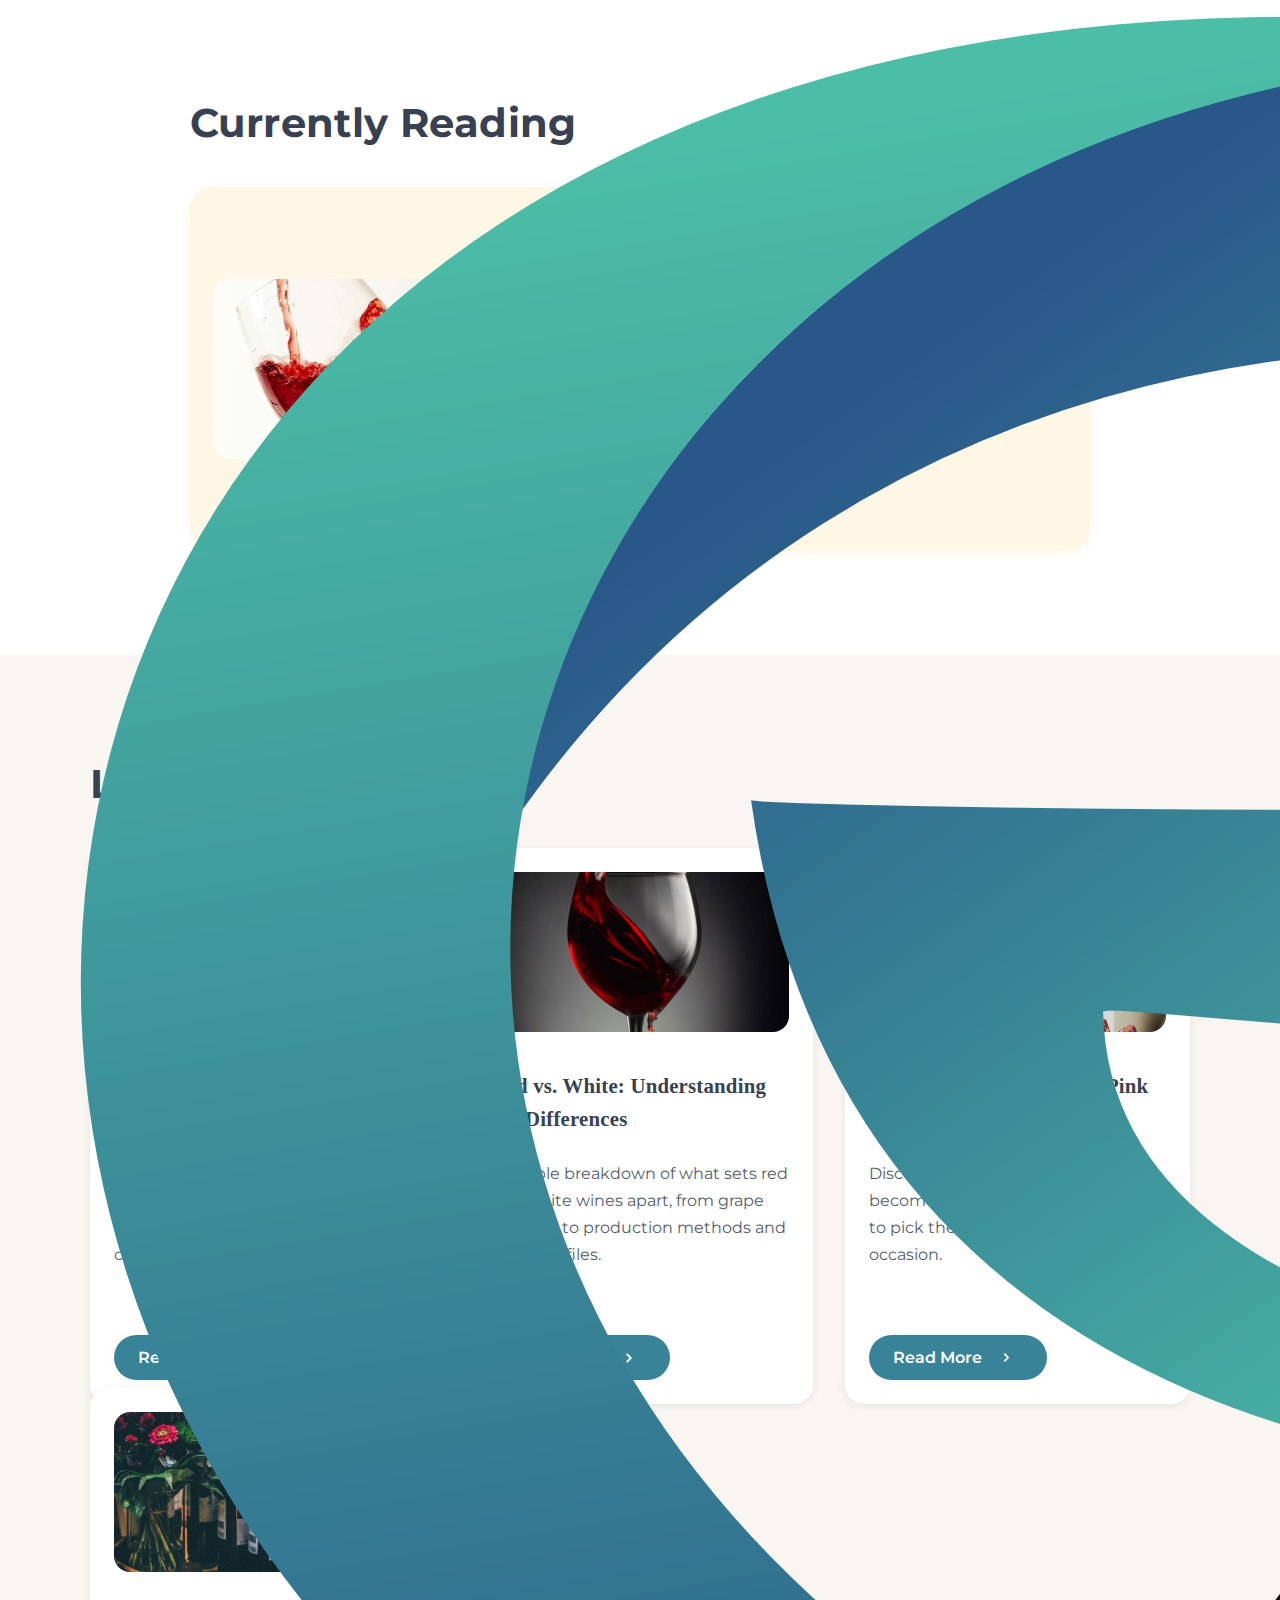
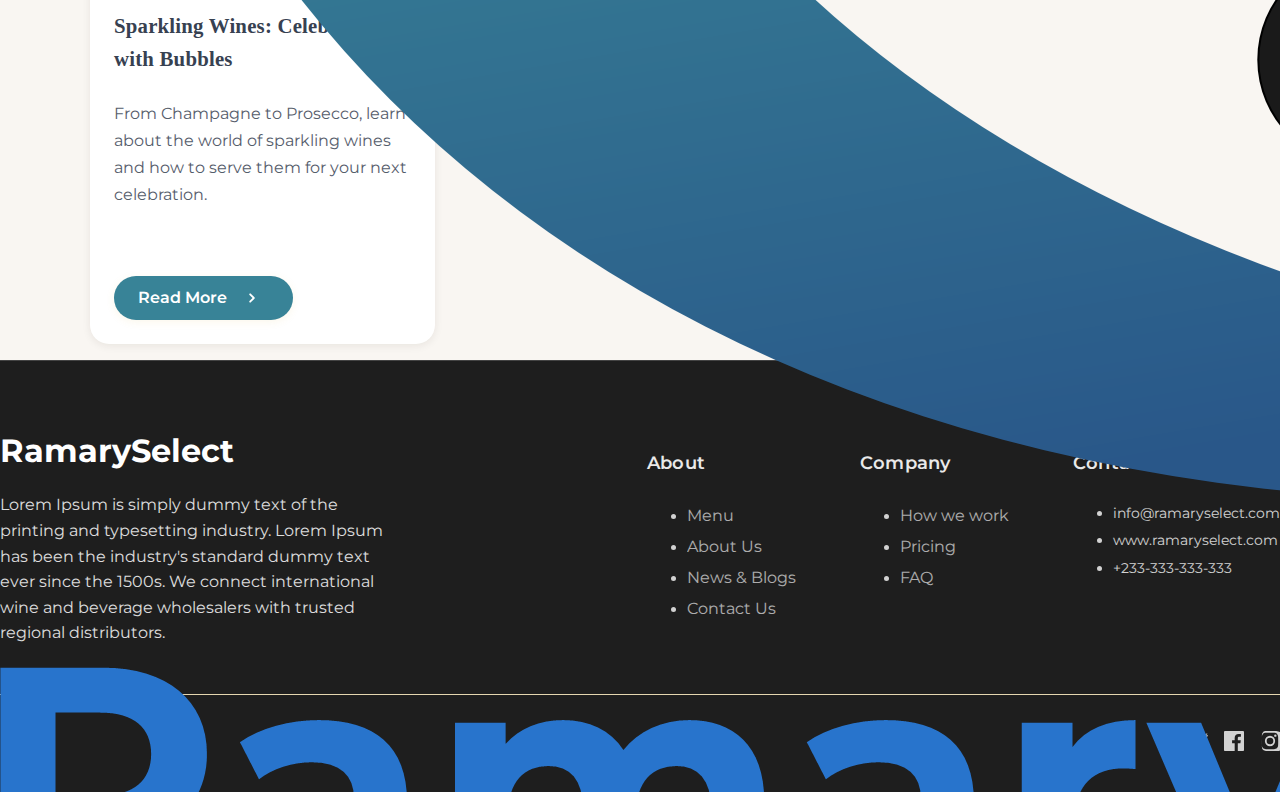
<file: blog.html>
<!DOCTYPE html>
<html lang="en">
<head>
  <meta charset="UTF-8" />
  <meta name="viewport" content="width=device-width, initial-scale=1.0"/>
  <title>Blog - RamarySelect</title>
  <link rel="stylesheet" href="css/style.css">
</head>
<body>
  <!-- Header -->
  <header class="header">
    <div class="header__container">
      <div class="header__logo-wrap">
        <a href="index.html" class="header__logo">
          <img src="images/logo2.png" alt="RamarySelect" />
        </a>
      </div>
      <nav class="header__nav-center">
        <a href="index.html" class="header__nav-link">Home</a>
        <a href="about.html" class="header__nav-link">About</a>
        <a href="contact.html" class="header__nav-link">Contact</a>
        <a href="blog.html" class="header__nav-link active">Blog</a>
        <a href="collections.html" class="header__nav-link">Collections</a>
      </nav>
      <div class="header__auth">
        <a href="#" class="header__nav-link">Sign In</a>
        <a href="#" class="btn btn-primary">Sign Up</a>
      </div>
    </div>
  </header>

  <main>
    <!-- Featured Blog (Currently Reading) -->
    <section class="section" style="background:#fff;">
      <div class="container" style="max-width: 900px;">
        <h1 class="section-title" style="text-align:left;">Currently Reading</h1>
        <div class="featured-blog-card" style="display:flex;gap:2rem;align-items:center;background:#FFF7E6;border-radius:1.5rem;box-shadow:0 2px 12px rgba(212,175,55,0.10);padding:2rem 1.5rem;margin-bottom:2.5rem;">
          <img src="images/wine1.jpg" alt="Featured Blog" style="width:220px;height:180px;object-fit:cover;border-radius:1rem;">
          <div style="flex:1;">
            <h2 style="font-family:'Playfair Display',serif;font-size:2rem;color:var(--primary-color);margin-bottom:0.5rem;">The Art of Wine Tasting: A Beginner's Guide</h2>
            <p style="font-size:1.1rem;opacity:0.85;margin-bottom:1.2rem;">Discover the essential steps and tips for tasting wine like a pro. From observing color to savoring aromas and flavors, this guide will elevate your wine experience.</p>
            <a href="#" class="btn btn-secondary">Continue Reading</a>
          </div>
        </div>
      </div>
    </section>

    <!-- Blog Grid -->
    <section class="section" style="background:#f9f6f2;">
      <div class="container" style="max-width: 1100px;">
        <h2 class="section-title" style="text-align:left;">Latest Blog Posts</h2>
        <div class="blog-grid" style="display:grid;grid-template-columns:repeat(auto-fit,minmax(300px,1fr));gap:2rem;">
          <!-- Blog Card 1 -->
          <div class="blog-card" style="background:#fff;border-radius:1.2rem;box-shadow:0 2px 8px rgba(34,24,10,0.08);padding:1.5rem;display:flex;flex-direction:column;">
            <img src="images/wine3.jpg" alt="Blog 1" style="width:100%;height:160px;object-fit:cover;border-radius:1rem;margin-bottom:1rem;">
            <h3 style="font-family:'Playfair Display',serif;font-size:1.3rem;color:var(--primary-color);margin-bottom:0.5rem;">Pairing Wine with Food: Classic Combinations</h3>
            <p style="font-size:1rem;opacity:0.85;margin-bottom:1.2rem;">Explore timeless wine and food pairings that bring out the best in both. Learn which wines complement your favorite dishes.</p>
            <a href="#" class="btn btn-secondary" style="margin-top:auto;">Read More</a>
          </div>
          <!-- Blog Card 2 -->
          <div class="blog-card" style="background:#fff;border-radius:1.2rem;box-shadow:0 2px 8px rgba(34,24,10,0.08);padding:1.5rem;display:flex;flex-direction:column;">
            <img src="images/wine4.jpg" alt="Blog 2" style="width:100%;height:160px;object-fit:cover;border-radius:1rem;margin-bottom:1rem;">
            <h3 style="font-family:'Playfair Display',serif;font-size:1.3rem;color:var(--primary-color);margin-bottom:0.5rem;">Red vs. White: Understanding the Differences</h3>
            <p style="font-size:1rem;opacity:0.85;margin-bottom:1.2rem;">A simple breakdown of what sets red and white wines apart, from grape varieties to production methods and flavor profiles.</p>
            <a href="#" class="btn btn-secondary" style="margin-top:auto;">Read More</a>
          </div>
          <!-- Blog Card 3 -->
          <div class="blog-card" style="background:#fff;border-radius:1.2rem;box-shadow:0 2px 8px rgba(34,24,10,0.08);padding:1.5rem;display:flex;flex-direction:column;">
            <img src="images/wine8.jpg" alt="Blog 3" style="width:100%;height:160px;object-fit:cover;border-radius:1rem;margin-bottom:1rem;">
            <h3 style="font-family:'Playfair Display',serif;font-size:1.3rem;color:var(--primary-color);margin-bottom:0.5rem;">Rosé All Day: The Rise of Pink Wines</h3>
            <p style="font-size:1rem;opacity:0.85;margin-bottom:1.2rem;">Discover why rosé wines have become a global sensation and how to pick the perfect bottle for any occasion.</p>
            <a href="#" class="btn btn-secondary" style="margin-top:auto;">Read More</a>
          </div>
          <!-- Blog Card 4 -->
          <div class="blog-card" style="background:#fff;border-radius:1.2rem;box-shadow:0 2px 8px rgba(34,24,10,0.08);padding:1.5rem;display:flex;flex-direction:column;">
            <img src="images/wine10.jpg" alt="Blog 4" style="width:100%;height:160px;object-fit:cover;border-radius:1rem;margin-bottom:1rem;">
            <h3 style="font-family:'Playfair Display',serif;font-size:1.3rem;color:var(--primary-color);margin-bottom:0.5rem;">Sparkling Wines: Celebrate with Bubbles</h3>
            <p style="font-size:1rem;opacity:0.85;margin-bottom:1.2rem;">From Champagne to Prosecco, learn about the world of sparkling wines and how to serve them for your next celebration.</p>
            <a href="#" class="btn btn-secondary" style="margin-top:auto;">Read More</a>
          </div>
        </div>
      </div>
    </section>
  </main>

  <!-- Footer -->
  <footer class="footer">
    <div class="footer__container">
      <div class="footer__brand">
        <div class="footer__logo">RamarySelect</div>
        <p class="footer__description">Lorem Ipsum is simply dummy text of the printing and typesetting industry. Lorem Ipsum has been the industry's standard dummy text ever since the 1500s. We connect international wine and beverage wholesalers with trusted regional distributors.</p>
      </div>
      <div class="footer__links">
        <div class="footer__column">
          <h4 class="footer__title">About</h4>
          <ul class="footer__list">
            <li><a href="#">Menu</a></li>
            <li><a href="#">About Us</a></li>
            <li><a href="#">News & Blogs</a></li>
            <li><a href="#">Contact Us</a></li>
          </ul>
        </div>
        <div class="footer__column">
          <h4 class="footer__title">Company</h4>
          <ul class="footer__list">
            <li><a href="#">How we work</a></li>
            <li><a href="#">Pricing</a></li>
            <li><a href="#">FAQ</a></li>
          </ul>
        </div>
        <div class="footer__column">
          <h4 class="footer__title">Contact Us</h4>
          <ul class="footer__list">
            <li>info@ramaryselect.com</li>
            <li>www.ramaryselect.com</li>
            <li>+233-333-333-333</li>
          </ul>
        </div>
      </div>
    </div>
    <div class="footer__container" style="border-top: 1px solid #e5d6b0; margin-top: 2rem; padding-top: 1rem; justify-content: flex-end;">
      <div class="footer__social">
        <a href="#" aria-label="Twitter"><svg width="24" height="24" fill="currentColor" viewBox="0 0 24 24"><path d="M24 4.557a9.93 9.93 0 0 1-2.828.775 4.932 4.932 0 0 0 2.165-2.724c-.951.564-2.005.974-3.127 1.195a4.92 4.92 0 0 0-8.384 4.482C7.691 8.095 4.066 6.13 1.64 3.161c-.542.929-.856 2.01-.857 3.17 0 2.188 1.115 4.117 2.823 5.254a4.904 4.904 0 0 1-2.229-.616c-.054 2.281 1.581 4.415 3.949 4.89a4.936 4.936 0 0 1-2.224.084c.627 1.956 2.444 3.377 4.6 3.417A9.867 9.867 0 0 1 0 21.543a13.94 13.94 0 0 0 7.548 2.209c9.058 0 14.009-7.513 14.009-14.009 0-.213-.005-.425-.014-.636A10.012 10.012 0 0 0 24 4.557z"/></svg></a>
        <a href="#" aria-label="Facebook"><svg width="24" height="24" fill="currentColor" viewBox="0 0 24 24"><path d="M22.675 0h-21.35C.595 0 0 .592 0 1.326v21.348C0 23.408.595 24 1.326 24h11.495v-9.294H9.691v-3.622h3.13V8.413c0-3.1 1.893-4.788 4.659-4.788 1.325 0 2.463.099 2.797.143v3.24l-1.918.001c-1.504 0-1.797.715-1.797 1.763v2.313h3.587l-.467 3.622h-3.12V24h6.116C23.406 24 24 23.408 24 22.674V1.326C24 .592 23.406 0 22.675 0"/></svg></a>
        <a href="#" aria-label="Instagram"><svg width="24" height="24" fill="currentColor" viewBox="0 0 24 24"><path d="M12 2.163c3.204 0 3.584.012 4.85.07 1.366.062 2.633.334 3.608 1.308.974.974 1.246 2.241 1.308 3.608.058 1.266.069 1.646.069 4.85s-.012 3.584-.07 4.85c-.062 1.366-.334 2.633-1.308 3.608-.974.974-2.241 1.246-3.608 1.308-1.266.058-1.646.069-4.85.069s-3.584-.012-4.85-.07c-1.366-.062-2.633-.334-3.608-1.308-.974-.974-1.246-2.241-1.308-3.608C2.175 15.647 2.163 15.267 2.163 12s.012-3.584.07-4.85c.062-1.366.334-2.633 1.308-3.608.974-.974 2.241-1.246 3.608-1.308C8.416 2.175 8.796 2.163 12 2.163zm0-2.163C8.741 0 8.332.013 7.052.072 5.775.131 4.602.425 3.635 1.392 2.668 2.359 2.374 3.532 2.315 4.809 2.256 6.089 2.243 6.498 2.243 12c0 5.502.013 5.911.072 7.191.059 1.277.353 2.45 1.32 3.417.967.967 2.14 1.261 3.417 1.32 1.28.059 1.689.072 7.191.072s5.911-.013 7.191-.072c1.277-.059 2.45-.353 3.417-1.32.967-.967 1.261-2.14 1.32-3.417.059-1.28.072-1.689.072-7.191s-.013-5.911-.072-7.191c-.059-1.277-.353-2.45-1.32-3.417C21.05.425 19.877.131 18.6.072 17.32.013 16.911 0 12 0zm0 5.838a6.162 6.162 0 1 0 0 12.324 6.162 6.162 0 0 0 0-12.324zm0 10.162a3.999 3.999 0 1 1 0-7.998 3.999 3.999 0 0 1 0 7.998zm6.406-11.845a1.44 1.44 0 1 0 0 2.881 1.44 1.44 0 0 0 0-2.881z"/></svg></a>
      </div>
    </div>
  </footer>
</body>
</html>
</file>
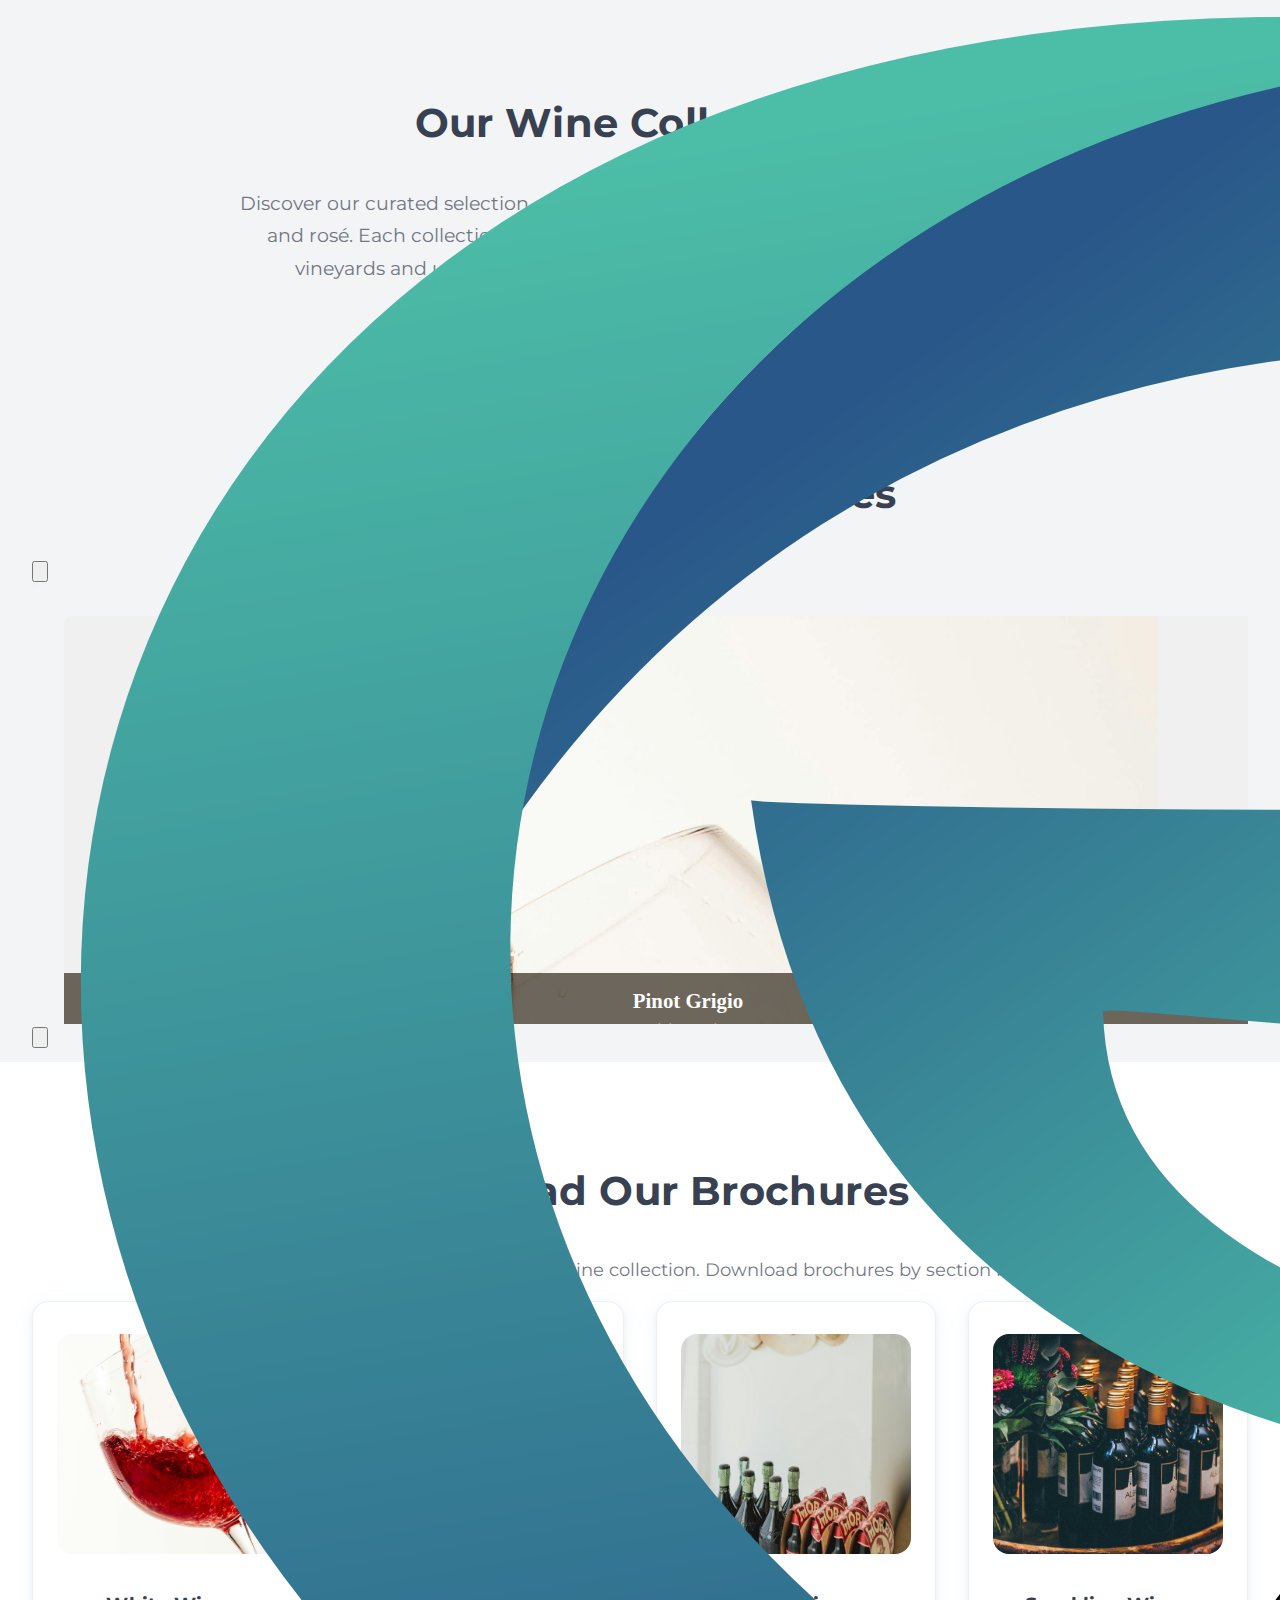
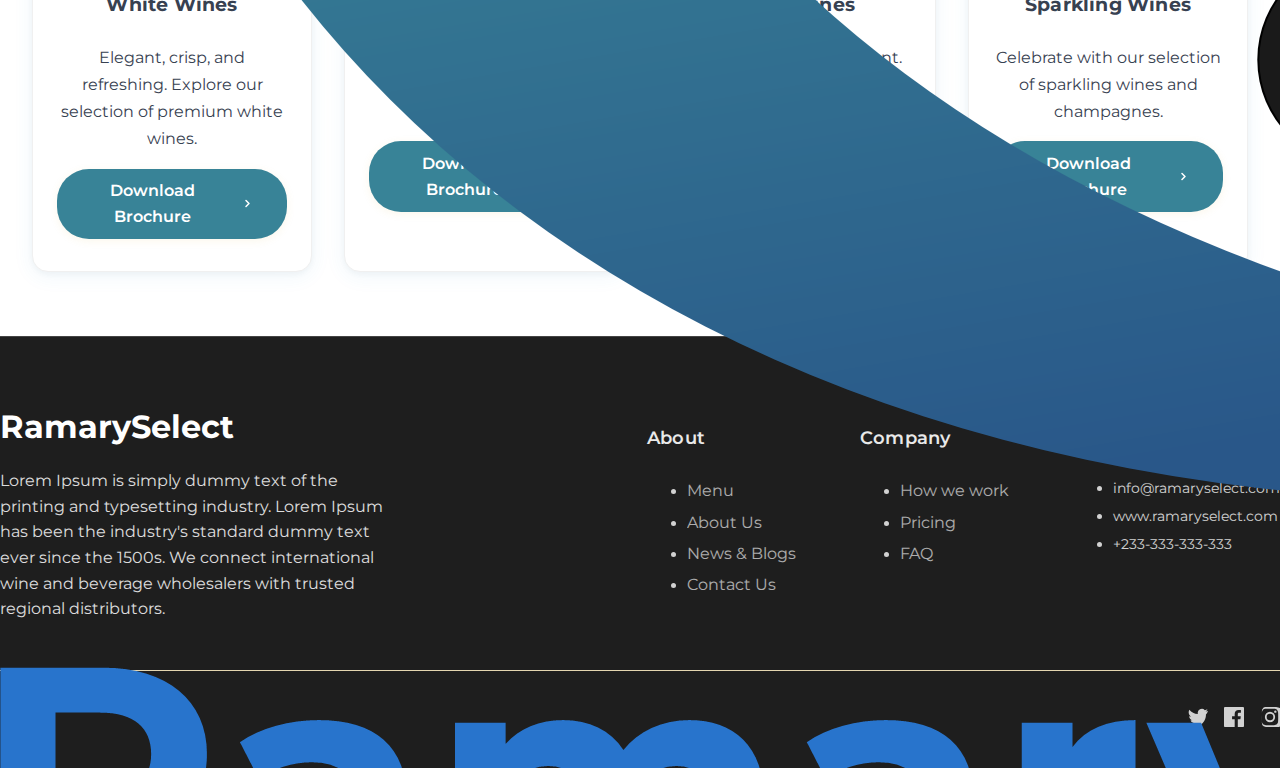
<file: collections.html>
<!DOCTYPE html>
<html lang="en">
<head>
  <meta charset="UTF-8" />
  <meta name="viewport" content="width=device-width, initial-scale=1.0"/>
  <title>Wine Collections - RamarySelect</title>
  <link rel="stylesheet" href="css/style.css">
</head>
<body>
  <!-- Header -->
  <header class="header">
    <div class="header__container">
      <div class="header__logo-wrap">
        <a href="index.html" class="header__logo">
          <img src="images/logo2.png" alt="RamarySelect" />
        </a>
      </div>
      <nav class="header__nav-center">
        <a href="index.html" class="header__nav-link">Home</a>
        <a href="about.html" class="header__nav-link">About</a>
        <a href="contact.html" class="header__nav-link">Contact</a>
        <a href="blog.html" class="header__nav-link">Blog</a>
        <a href="collections.html" class="header__nav-link active">Collections</a>
      </nav>
      <div class="header__auth">
        <a href="#" class="header__nav-link">Sign In</a>
        <a href="#" class="btn btn-primary">Sign Up</a>
      </div>
    </div>
  </header>

  <main>
    <!-- Intro Section -->
    <section class="section">
      <div class="container" style="max-width: 800px;">
        <h1 class="section-title">Our Wine Collections</h1>
        <p class="section-subtitle" style="font-size:1.2rem;">
          Discover our curated selection of wines, from crisp whites and bold reds to sparkling and rosé. Each collection is handpicked to offer you a taste of the world's finest vineyards and unique varietals. Explore, enjoy, and find your new favorite.
        </p>
      </div>
    </section>

    <!-- Carousel Section -->
    <section class="section carousel-section">
      <div class="container">
        <h2 class="section-title">Explore Our Wine Types</h2>
        <div class="collections-carousel" id="collections-carousel">
          <button class="carousel__button carousel__button--prev" aria-label="Previous slide">
            <svg xmlns="http://www.w3.org/2000/svg" viewBox="0 0 24 24" fill="none" stroke="currentColor" stroke-width="2" stroke-linecap="round" stroke-linejoin="round"><path d="M15 19l-7-7 7-7"/></svg>
          </button>
          <div class="carousel__track" id="collections-carousel-track">
            <!-- Wine cards will be injected by JS -->
          </div>
          <button class="carousel__button carousel__button--next" aria-label="Next slide">
            <svg xmlns="http://www.w3.org/2000/svg" viewBox="0 0 24 24" fill="none" stroke="currentColor" stroke-width="2" stroke-linecap="round" stroke-linejoin="round"><path d="M9 5l7 7-7 7"/></svg>
          </button>
        </div>
      </div>
    </section>

    <!-- Brochure Download Section -->
    <section class="section about-services" style="background:#fff;">
      <div class="container">
        <h2 class="section-title">Download Our Brochures</h2>
        <p class="section-subtitle">Get detailed information about each wine collection. Download brochures by section below.</p>
        <div class="about-services__grid">
          <div class="service-card">
            <img src="images/wine1.jpg" alt="White Wines" />
            <h3>White Wines</h3>
            <p>Elegant, crisp, and refreshing. Explore our selection of premium white wines.</p>
            <a href="#" class="btn btn-secondary" download>Download Brochure</a>
          </div>
          <div class="service-card">
            <img src="images/wine4.jpg" alt="Red Wines" />
            <h3>Red Wines</h3>
            <p>Rich, bold, and full-bodied. Discover our curated red wine collection.</p>
            <a href="#" class="btn btn-secondary" download>Download Brochure</a>
          </div>
          <div class="service-card">
            <img src="images/wine8.jpg" alt="Rosé Wines" />
            <h3>Rosé Wines</h3>
            <p>Delicate, floral, and vibrant. Enjoy our handpicked rosé wines.</p>
            <a href="#" class="btn btn-secondary" download>Download Brochure</a>
          </div>
          <div class="service-card">
            <img src="images/wine10.jpg" alt="Sparkling Wines" />
            <h3>Sparkling Wines</h3>
            <p>Celebrate with our selection of sparkling wines and champagnes.</p>
            <a href="#" class="btn btn-secondary" download>Download Brochure</a>
          </div>
        </div>
      </div>
    </section>
  </main>

  <!-- Footer -->
  <footer class="footer">
    <div class="footer__container">
      <div class="footer__brand">
        <div class="footer__logo">RamarySelect</div>
        <p class="footer__description">Lorem Ipsum is simply dummy text of the printing and typesetting industry. Lorem Ipsum has been the industry's standard dummy text ever since the 1500s. We connect international wine and beverage wholesalers with trusted regional distributors.</p>
      </div>
      <div class="footer__links">
        <div class="footer__column">
          <h4 class="footer__title">About</h4>
          <ul class="footer__list">
            <li><a href="#">Menu</a></li>
            <li><a href="#">About Us</a></li>
            <li><a href="#">News & Blogs</a></li>
            <li><a href="#">Contact Us</a></li>
          </ul>
        </div>
        <div class="footer__column">
          <h4 class="footer__title">Company</h4>
          <ul class="footer__list">
            <li><a href="#">How we work</a></li>
            <li><a href="#">Pricing</a></li>
            <li><a href="#">FAQ</a></li>
          </ul>
        </div>
        <div class="footer__column">
          <h4 class="footer__title">Contact Us</h4>
          <ul class="footer__list">
            <li>info@ramaryselect.com</li>
            <li>www.ramaryselect.com</li>
            <li>+233-333-333-333</li>
          </ul>
        </div>
      </div>
    </div>
    <div class="footer__container" style="border-top: 1px solid #e5d6b0; margin-top: 2rem; padding-top: 1rem; justify-content: flex-end;">
      <div class="footer__social">
        <a href="#" aria-label="Twitter"><svg width="24" height="24" fill="currentColor" viewBox="0 0 24 24"><path d="M24 4.557a9.93 9.93 0 0 1-2.828.775 4.932 4.932 0 0 0 2.165-2.724c-.951.564-2.005.974-3.127 1.195a4.92 4.92 0 0 0-8.384 4.482C7.691 8.095 4.066 6.13 1.64 3.161c-.542.929-.856 2.01-.857 3.17 0 2.188 1.115 4.117 2.823 5.254a4.904 4.904 0 0 1-2.229-.616c-.054 2.281 1.581 4.415 3.949 4.89a4.936 4.936 0 0 1-2.224.084c.627 1.956 2.444 3.377 4.6 3.417A9.867 9.867 0 0 1 0 21.543a13.94 13.94 0 0 0 7.548 2.209c9.058 0 14.009-7.513 14.009-14.009 0-.213-.005-.425-.014-.636A10.012 10.012 0 0 0 24 4.557z"/></svg></a>
        <a href="#" aria-label="Facebook"><svg width="24" height="24" fill="currentColor" viewBox="0 0 24 24"><path d="M22.675 0h-21.35C.595 0 0 .592 0 1.326v21.348C0 23.408.595 24 1.326 24h11.495v-9.294H9.691v-3.622h3.13V8.413c0-3.1 1.893-4.788 4.659-4.788 1.325 0 2.463.099 2.797.143v3.24l-1.918.001c-1.504 0-1.797.715-1.797 1.763v2.313h3.587l-.467 3.622h-3.12V24h6.116C23.406 24 24 23.408 24 22.674V1.326C24 .592 23.406 0 22.675 0"/></svg></a>
        <a href="#" aria-label="Instagram"><svg width="24" height="24" fill="currentColor" viewBox="0 0 24 24"><path d="M12 2.163c3.204 0 3.584.012 4.85.07 1.366.062 2.633.334 3.608 1.308.974.974 1.246 2.241 1.308 3.608.058 1.266.069 1.646.069 4.85s-.012 3.584-.07 4.85c-.062 1.366-.334 2.633-1.308 3.608-.974.974-2.241 1.246-3.608 1.308-1.266.058-1.646.069-4.85.069s-3.584-.012-4.85-.07c-1.366-.062-2.633-.334-3.608-1.308-.974-.974-1.246-2.241-1.308-3.608C2.175 15.647 2.163 15.267 2.163 12s.012-3.584.07-4.85c.062-1.366.334-2.633 1.308-3.608.974-.974 2.241-1.246 3.608-1.308C8.416 2.175 8.796 2.163 12 2.163zm0-2.163C8.741 0 8.332.013 7.052.072 5.775.131 4.602.425 3.635 1.392 2.668 2.359 2.374 3.532 2.315 4.809 2.256 6.089 2.243 6.498 2.243 12c0 5.502.013 5.911.072 7.191.059 1.277.353 2.45 1.32 3.417.967.967 2.14 1.261 3.417 1.32 1.28.059 1.689.072 7.191.072s5.911-.013 7.191-.072c1.277-.059 2.45-.353 3.417-1.32.967-.967 1.261-2.14 1.32-3.417.059-1.28.072-1.689.072-7.191s-.013-5.911-.072-7.191c-.059-1.277-.353-2.45-1.32-3.417C21.05.425 19.877.131 18.6.072 17.32.013 16.911 0 12 0zm0 5.838a6.162 6.162 0 1 0 0 12.324 6.162 6.162 0 0 0 0-12.324zm0 10.162a3.999 3.999 0 1 1 0-7.998 3.999 3.999 0 0 1 0 7.998zm6.406-11.845a1.44 1.44 0 1 0 0 2.881 1.44 1.44 0 0 0 0-2.881z"/></svg></a>
      </div>
    </div>
  </footer>

  <script>
    // Wine data for collections carousel
    const collectionsWines = [
      { name: 'Pinot Grigio', type: 'White Wine', image: 'images/wine1.jpg' },
      { name: 'Cabernet Sauvignon', type: 'Red Wine', image: 'images/wine4.jpg' },
      { name: "Rosé d'Anjou", type: 'Rosé Wine', image: 'images/wine8.jpg' },
      { name: 'Prosecco', type: 'Sparkling Wine', image: 'images/wine10.jpg' },
      { name: 'Chardonnay', type: 'White Wine', image: 'images/wine3.jpg' },
      { name: 'Merlot', type: 'Red Wine', image: 'images/wine12.jpg' },
      { name: 'Zinfandel', type: 'Red Wine', image: 'images/wine13.jpg' },
      { name: 'Champagne', type: 'Sparkling Wine', image: 'images/wine15.jpg' }
    ];
    
    document.addEventListener('DOMContentLoaded', function() {
      const track = document.getElementById('collections-carousel-track');
      const carousel = document.getElementById('collections-carousel');
      if (track && carousel) {
        // Set a fixed height for the carousel
        carousel.style.height = '440px';
        track.style.height = '100%';
        track.style.width = '100%';
        track.style.display = 'flex';
        track.style.overflow = 'hidden';
        
        // Create and append wine cards
        collectionsWines.forEach(wine => {
          const card = document.createElement('div');
          card.className = 'wine-card';
          card.style.height = '100%';
          card.style.minWidth = '100%';
          card.style.flexShrink = '0';
          card.innerHTML = `
            <div class="wine-card__img-wrap" style="position:relative;width:100%;height:100%;">
              <img src="${wine.image}" alt="${wine.name}" class="wine-card__image" />
              <div class="wine-card__overlay" style="position:absolute;bottom:0;left:0;width:100%;background:rgba(34,24,10,0.65);color:#fff;padding:0.7rem 1rem;border-radius:0 0 1.5rem 1.5rem;">
                <div style="font-family:'Playfair Display',serif;font-size:1.3rem;font-weight:700;">${wine.name}</div>
                <div style="font-size:1.05rem;opacity:0.85;">${wine.type}</div>
              </div>
            </div>
          `;
          track.appendChild(card);
        });

        // Carousel logic
        let currentIndex = 0;
        const cards = Array.from(track.children);
        const prevBtn = carousel.querySelector('.carousel__button--prev');
        const nextBtn = carousel.querySelector('.carousel__button--next');
        
        function updateCarousel() {
          const offset = -currentIndex * 100;
          track.style.transform = `translateX(${offset}%)`;
        }

        function goToNext() {
          currentIndex = (currentIndex + 1) % cards.length;
          updateCarousel();
        }

        function goToPrev() {
          currentIndex = (currentIndex - 1 + cards.length) % cards.length;
          updateCarousel();
        }

        // Add click event listeners
        if (prevBtn) prevBtn.addEventListener('click', goToPrev);
        if (nextBtn) nextBtn.addEventListener('click', goToNext);

        // Initialize carousel position
        updateCarousel();

        // Optional: Add autoplay
        let autoplayInterval = setInterval(goToNext, 4000);

        // Pause autoplay on hover
        carousel.addEventListener('mouseenter', () => clearInterval(autoplayInterval));
        carousel.addEventListener('mouseleave', () => {
          autoplayInterval = setInterval(goToNext, 4000);
        });
      }
    });
  </script>
</body>
</html>
</file>
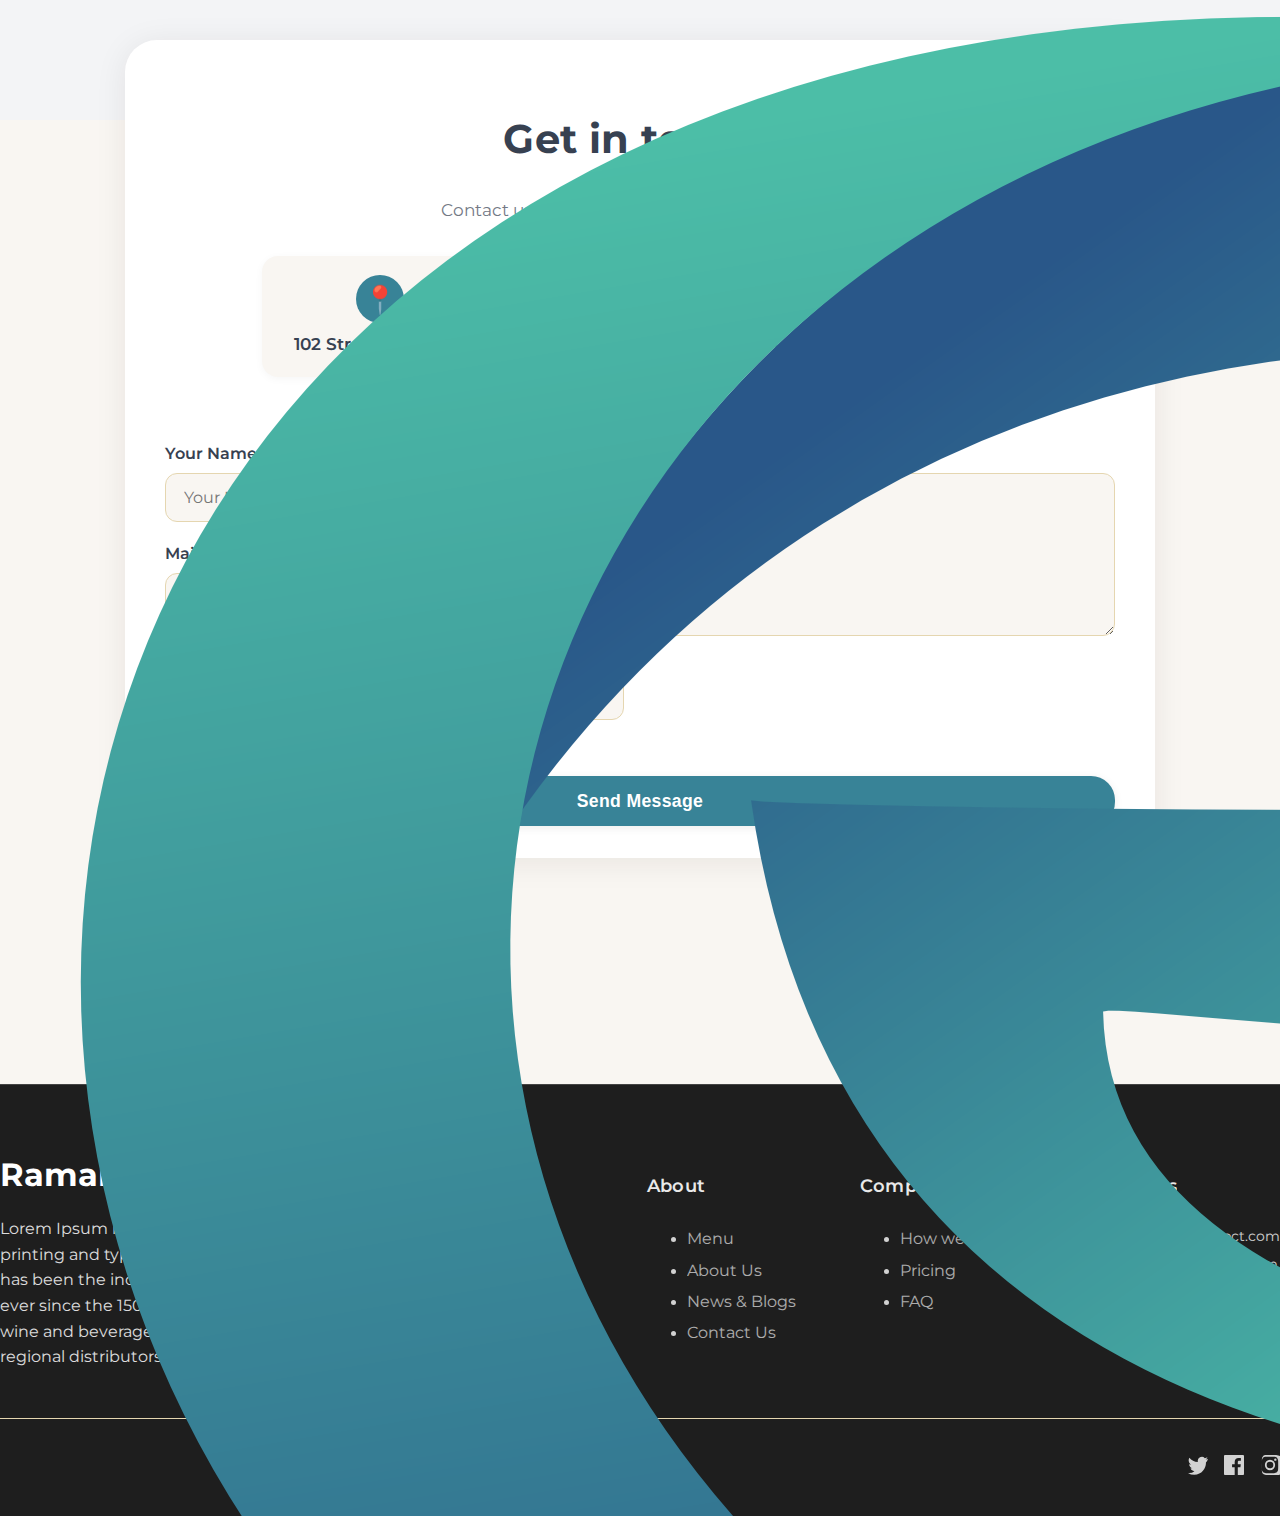
<file: contact.html>
<!DOCTYPE html>
<html lang="en">
<head>
  <meta charset="UTF-8" />
  <meta name="viewport" content="width=device-width, initial-scale=1.0"/>
  <title>Contact Us - RamarySelect</title>
  <link rel="stylesheet" href="css/style.css">
</head>
<body>
  <header class="header">
    <div class="header__container">
      <div class="header__logo-wrap">
        <a href="#" class="header__logo">
          <img src="images/logo2.png" alt="RamarySelect" />
        </a>
      </div>
      <nav class="header__nav-center">
        <a href="index.html" class="header__nav-link">Home</a>
        <a href="about.html" class="header__nav-link">About</a>
        <a href="contact.html" class="header__nav-link active">Contact</a>
        <a href="blog.html" class="header__nav-link">Blog</a>
        <a href="collections.html" class="header__nav-link">Collections</a>
      </nav>
      <div class="header__auth">
        <a href="#" class="header__nav-link">Sign In</a>
        <a href="#" class="btn btn-primary">Sign Up</a>
      </div>
    </div>
  </header>

  <main>
    <section class="contact-hero"></section>
    <section class="contact-section-alt">
      <div class="contact-card-alt">
        <h1 class="contact-title">Get in touch!</h1>
        <p class="contact-subtitle">Contact us for a quote, help or to join the team.</p>
        <div class="contact-info-row">
          <div class="contact-info-card">
            <span class="contact-icon">📍</span>
            <div>102 Street 2714 Don</div>
          </div>
          <div class="contact-info-card active">
            <span class="contact-icon">📞</span>
            <div>+02 1234 567</div>
          </div>
          <div class="contact-info-card">
            <span class="contact-icon">✉️</span>
            <div>hello@ramaryselect.com</div>
          </div>
        </div>
        <form class="contact-form-alt">
          <div class="form-col">
            <div class="form-group">
              <label for="name">Your Name</label>
              <input type="text" id="name" name="name" required placeholder="Your Name">
            </div>
            <div class="form-group">
              <label for="email">Mail</label>
              <input type="email" id="email" name="email" required placeholder="you@email.com">
            </div>
            <div class="form-group">
              <label for="phone">Phone</label>
              <input type="tel" id="phone" name="phone" placeholder="Your Phone">
            </div>
          </div>
          <div class="form-col">
            <div class="form-group">
              <label for="message">Message</label>
              <textarea id="message" name="message" rows="7" required placeholder="Your message"></textarea>
            </div>
          </div>
          <button type="submit" class="btn btn-primary contact-btn">Send Message</button>
        </form>
      </div>
    </section>
  </main>

  <footer class="footer">
    <div class="footer__container">
      <div class="footer__brand">
        <div class="footer__logo">RamarySelect</div>
        <p class="footer__description">Lorem Ipsum is simply dummy text of the printing and typesetting industry. Lorem Ipsum has been the industry's standard dummy text ever since the 1500s. We connect international wine and beverage wholesalers with trusted regional distributors.</p>
      </div>
      <div class="footer__links">
        <div class="footer__column">
          <h4 class="footer__title">About</h4>
          <ul class="footer__list">
            <li><a href="#">Menu</a></li>
            <li><a href="#">About Us</a></li>
            <li><a href="#">News & Blogs</a></li>
            <li><a href="#">Contact Us</a></li>
          </ul>
        </div>
        <div class="footer__column">
          <h4 class="footer__title">Company</h4>
          <ul class="footer__list">
            <li><a href="#">How we work</a></li>
            <li><a href="#">Pricing</a></li>
            <li><a href="#">FAQ</a></li>
          </ul>
        </div>
        <div class="footer__column">
          <h4 class="footer__title">Contact Us</h4>
          <ul class="footer__list">
            <li>info@ramaryselect.com</li>
            <li>www.ramaryselect.com</li>
            <li>+233-333-333-333</li>
          </ul>
        </div>
      </div>
    </div>
    <div class="footer__container" style="border-top: 1px solid #e5d6b0; margin-top: 2rem; padding-top: 1rem; justify-content: flex-end;">
      <div class="footer__social">
        <a href="#" aria-label="Twitter"><svg width="24" height="24" fill="currentColor" viewBox="0 0 24 24"><path d="M24 4.557a9.93 9.93 0 0 1-2.828.775 4.932 4.932 0 0 0 2.165-2.724c-.951.564-2.005.974-3.127 1.195a4.92 4.92 0 0 0-8.384 4.482C7.691 8.095 4.066 6.13 1.64 3.161c-.542.929-.856 2.01-.857 3.17 0 2.188 1.115 4.117 2.823 5.254a4.904 4.904 0 0 1-2.229-.616c-.054 2.281 1.581 4.415 3.949 4.89a4.936 4.936 0 0 1-2.224.084c.627 1.956 2.444 3.377 4.6 3.417A9.867 9.867 0 0 1 0 21.543a13.94 13.94 0 0 0 7.548 2.209c9.058 0 14.009-7.513 14.009-14.009 0-.213-.005-.425-.014-.636A10.012 10.012 0 0 0 24 4.557z"/></svg></a>
        <a href="#" aria-label="Facebook"><svg width="24" height="24" fill="currentColor" viewBox="0 0 24 24"><path d="M22.675 0h-21.35C.595 0 0 .592 0 1.326v21.348C0 23.408.595 24 1.326 24h11.495v-9.294H9.691v-3.622h3.13V8.413c0-3.1 1.893-4.788 4.659-4.788 1.325 0 2.463.099 2.797.143v3.24l-1.918.001c-1.504 0-1.797.715-1.797 1.763v2.313h3.587l-.467 3.622h-3.12V24h6.116C23.406 24 24 23.408 24 22.674V1.326C24 .592 23.406 0 22.675 0"/></svg></a>
        <a href="#" aria-label="Instagram"><svg width="24" height="24" fill="currentColor" viewBox="0 0 24 24"><path d="M12 2.163c3.204 0 3.584.012 4.85.07 1.366.062 2.633.334 3.608 1.308.974.974 1.246 2.241 1.308 3.608.058 1.266.069 1.646.069 4.85s-.012 3.584-.07 4.85c-.062 1.366-.334 2.633-1.308 3.608-.974.974-2.241 1.246-3.608 1.308-1.266.058-1.646.069-4.85.069s-3.584-.012-4.85-.07c-1.366-.062-2.633-.334-3.608-1.308-.974-.974-1.246-2.241-1.308-3.608C2.175 15.647 2.163 15.267 2.163 12s.012-3.584.07-4.85c.062-1.366.334-2.633 1.308-3.608.974-.974 2.241-1.246 3.608-1.308C8.416 2.175 8.796 2.163 12 2.163zm0-2.163C8.741 0 8.332.013 7.052.072 5.775.131 4.602.425 3.635 1.392 2.668 2.359 2.374 3.532 2.315 4.809 2.256 6.089 2.243 6.498 2.243 12c0 5.502.013 5.911.072 7.191.059 1.277.353 2.45 1.32 3.417.967.967 2.14 1.261 3.417 1.32 1.28.059 1.689.072 7.191.072s5.911-.013 7.191-.072c1.277-.059 2.45-.353 3.417-1.32.967-.967 1.261-2.14 1.32-3.417.059-1.28.072-1.689.072-7.191s-.013-5.911-.072-7.191c-.059-1.277-.353-2.45-1.32-3.417C21.05.425 19.877.131 18.6.072 17.32.013 16.911 0 12 0zm0 5.838a6.162 6.162 0 1 0 0 12.324 6.162 6.162 0 0 0 0-12.324zm0 10.162a3.999 3.999 0 1 1 0-7.998 3.999 3.999 0 0 1 0 7.998zm6.406-11.845a1.44 1.44 0 1 0 0 2.881 1.44 1.44 0 0 0 0-2.881z"/></svg></a>
      </div>
    </div>
  </footer>
</body>
</html>
</file>
<file: css/style.css>
/* Import Google Fonts */
@import url('https://fonts.googleapis.com/css2?family=Montserrat:wght@300;400;500;600;700&display=swap');

/* Import utilities */
@import 'utils/variables.css';

/* Import components */
@import 'components/header.css';
@import 'components/footer.css';
@import 'components/hero.css';
@import 'components/about.css';
@import 'components/auth.css';
@import 'components/blog.css';
@import 'components/wine-form.css';
@import 'components/events.css';
@import 'components/admin-header.css';
@import 'components/collection-form.css';

/* Global Styles */
body {
    font-family: var(--font-secondary);
    color: var(--color-text);
    background-color: var(--color-background-alt);
    line-height: 1.6;
    margin: 0 !important;
}

.container {
    max-width: var(--container-width);
    margin: 0 auto;
    padding: 0 var(--spacing-lg);
}

a {
    text-decoration: none;
    color: inherit;
}

.section {
    padding: var(--spacing-xl) 0;
}

.section-title {
    font-family: var(--font-primary);
    font-size: 2.5rem;
    color: var(--color-text);
    margin-bottom: var(--spacing-lg);
    text-align: center;
}

.btn {
    display: inline-block;
    padding: 0.75rem 1.5rem;
    border-radius: var(--border-radius-sm);
    font-weight: 500;
    transition: var(--transition-normal);
    background-color: var(--color-primary);
    color: var(--color-text-light);
    border: 1px solid var(--color-primary);
    cursor: pointer;
}

.btn:hover {
    background-color: var(--color-primary-dark);
    border-color: var(--color-primary-dark);
}

.btn-primary {
    background-color: var(--color-primary);
    color: var(--color-text-light);
    border-color: var(--color-primary);
}

.btn-primary:hover {
    background-color: var(--color-primary-dark);
    border-color: var(--color-primary-dark);
}

.btn-secondary {
    background: var(--accent-color);
    color: #fff;
    border-radius: 2rem;
    font-weight: 600;
    padding: 0.6rem 2rem 0.6rem 1.5rem;
    font-size: 1rem;
    position: relative;
    display: inline-flex;
    align-items: center;
    gap: 0.5rem;
    box-shadow: 0 2px 8px rgba(212, 175, 55, 0.10);
    border: none;
    transition: background 0.2s, color 0.2s;
}
.btn-secondary:hover {
    background: var(--primary-color);
    color: #fff;
}
.btn-secondary::after {
    content: '';
    display: inline-block;
    width: 1.1em;
    height: 1.1em;
    margin-left: 0.5em;
    background: url('data:image/svg+xml;utf8,<svg fill="white" xmlns="http://www.w3.org/2000/svg" viewBox="0 0 20 20"><path d="M7.293 14.707a1 1 0 010-1.414L10.586 10 7.293 6.707a1 1 0 111.414-1.414l4 4a1 1 0 010 1.414l-4 4a1 1 0 01-1.414 0z"/></svg>') no-repeat center center/contain;
    vertical-align: middle;
}

/* Responsive Design */
@media (max-width: 1200px) {
    :root {
        --container-width: 960px;
    }
}

@media (max-width: 992px) {
    :root {
        --container-width: 720px;
    }
    
    .section-title {
        font-size: 2rem;
    }
}

@media (max-width: 768px) {
    :root {
        --container-width: 540px;
    }
    
    .section {
        padding: var(--spacing-lg) 0;
    }
}

@media (max-width: 576px) {
    :root {
        --container-width: 100%;
        --container-padding: var(--spacing-md);
    }
    
    .section-title {
        font-size: 1.75rem;
    }
}

/* Hero Section */
.hero {
    position: relative;
    min-height: 80vh;
    height: 80vh;
    background-size: cover;
    background-position: center;
    display: flex;
    align-items: center;
    justify-content: center;
    padding: 72px 0 0 0;
}

.hero__overlay {
    position: absolute;
    inset: 0;
    background: rgba(24, 22, 19, 0.55);
    z-index: 1;
}

.hero__content {
    position: relative;
    z-index: 2;
    max-width: 600px;
    margin: 0;
    color: #fff;
    display: flex;
    flex-direction: column;
    align-items: center;
    justify-content: center;
    text-align: center;
}

.hero__title {
    font-family: var(--font-primary);
    font-size: 4.2rem;
    font-weight: 700;
    margin-bottom: var(--spacing-lg);
    color: #fff;
    letter-spacing: 1px;
    text-shadow: 0 2px 8px rgba(0,0,0,0.18);
}

.hero__subtitle {
    font-size: 1.5rem;
    margin-bottom: var(--spacing-xl);
    color: #fff;
    text-shadow: 0 1px 4px rgba(0,0,0,0.12);
    line-height: 1.7;
}

.hero__cta {
    background-color: var(--accent-color);
    color: #fff;
    border-radius: var(--border-radius-md);
    font-weight: 600;
    padding: 0.75rem 2.5rem;
    font-size: 1.1rem;
    box-shadow: 0 2px 8px rgba(212, 175, 55, 0.12);
    border: none;
    transition: var(--transition-fast);
}

.hero__cta:hover {
    background-color: var(--primary-color);
    color: #fff;
}

@media (max-width: 768px) {
    .hero__content {
        max-width: 100%;
        padding: 0 var(--container-padding);
    }
    .hero__title {
        font-size: 2.5rem;
    }
    .hero__subtitle {
        font-size: 1.1rem;
    }
    .hero {
        min-height: 70vh;
        height: 70vh;
    }
}

/* About Section */
.about {
    background: #fff;
}

.about__container {
    display: flex;
    align-items: center;
    justify-content: space-between;
    gap: var(--spacing-xl);
    max-width: var(--container-width);
    margin: 0 auto;
    padding: 0 var(--container-padding);
    min-height: 480px;
}

.about__content {
    flex: 1 1 0;
    max-width: 540px;
}

.about__image {
    flex: 1 1 0;
    display: flex;
    justify-content: center;
    align-items: center;
    position: relative;
    min-height: 420px;
}

.about__image-oval {
    position: relative;
    width: 240px;
    height: 240px;
    display: flex;
    align-items: center;
    justify-content: center;
}

.about__image-oval::before {
    content: '';
    position: absolute;
    left: 0;
    top: 0;
    width: 100%;
    height: 100%;
    background: #f5eedd;
    border-radius: 50% / 45%;
    z-index: 1;
    opacity: 0.7;
}

.about__image-oval img {
    position: relative;
    z-index: 2;
    border-radius: 0;
    box-shadow: none;
    max-width: 180px;
    width: 180px;
    height: auto;
    background: transparent;
    display: block;
    transform: scale(1.35);
}

.about__content .section-title {
    text-align: left;
    font-size: 2.2rem;
    margin-bottom: var(--spacing-md);
}

.about__text {
    color: var(--text-color);
    opacity: 0.85;
    font-size: 1.1rem;
    margin-bottom: var(--spacing-lg);
    line-height: 1.7;
}

.about__content .btn {
    margin-top: var(--spacing-sm);
}

@media (max-width: 992px) {
    .about__container {
        flex-direction: column;
        align-items: flex-start;
        gap: var(--spacing-lg);
        min-height: 320px;
    }
    .about__image {
        justify-content: center;
        width: 100%;
        min-height: 220px;
    }
    .about__image-oval {
        width: 120px;
        height: 120px;
    }
    .about__image-oval img {
        max-width: 120px;
        width: 120px;
        transform: scale(1.2);
    }
    .about__content {
        max-width: 100%;
    }
}

/* Features Section */
.features {
    background: #fff;
    padding-top: var(--spacing-xl);
    padding-bottom: var(--spacing-xl);
}

.features__grid {
    display: grid;
    grid-template-columns: repeat(4, 1fr);
    gap: var(--spacing-lg);
    margin-top: var(--spacing-lg);
}

.feature-card {
    background: #FFF7E6;
    border-radius: var(--border-radius-md);
    box-shadow: 0 2px 8px rgba(212, 175, 55, 0.08);
    padding: var(--spacing-lg) var(--spacing-md);
    display: flex;
    flex-direction: column;
    align-items: center;
    text-align: center;
    transition: box-shadow var(--transition-fast);
}

.feature__icon {
    width: 48px;
    height: 48px;
    color: var(--accent-color);
    margin-bottom: var(--spacing-md);
}

.feature-card__title {
    font-family: var(--font-primary);
    font-size: 1.15rem;
    font-weight: 600;
    margin-bottom: var(--spacing-xs);
    color: var(--primary-color);
}

.feature-card__description {
    color: var(--text-color);
    opacity: 0.85;
    font-size: 1rem;
    line-height: 1.6;
}

.section-subtitle {
    text-align: center;
    color: var(--text-color);
    opacity: 0.7;
    font-size: 1.1rem;
    margin-bottom: var(--spacing-md);
}

@media (max-width: 992px) {
    .features__grid {
        grid-template-columns: repeat(2, 1fr);
        gap: var(--spacing-md);
    }
}

@media (max-width: 600px) {
    .features__grid {
        grid-template-columns: 1fr;
    }
    .feature-card {
        padding: var(--spacing-md);
    }
}

/* Partners Section */
.partners {
    background: #fff;
    padding-top: var(--spacing-xl);
    padding-bottom: var(--spacing-xl);
}

.partners .section-title {
    color: var(--primary-color);
    text-align: left;
    margin-bottom: var(--spacing-sm);
}

.partners .section-subtitle {
    color: var(--text-color);
    opacity: 0.8;
    text-align: left;
    margin-bottom: var(--spacing-lg);
}

.partners__grid {
    display: flex;
    justify-content: center;
    align-items: center;
}

.partner-logo {
    background: #fff;
    border-radius: var(--border-radius-md);
    box-shadow: 0 2px 8px rgba(0,0,0,0.08);
    padding: 2rem 4rem;
    max-width: 300px;
}

.partner-logo img {
    max-height: 100px;
    object-fit: contain;
}

.partners__cta {
    display: none; /* Hide since there is only one partner */
}

@media (max-width: 992px) {
    .partner-logo {
        padding: 1.5rem 3rem;
        max-width: 250px;
    }
}

@media (max-width: 600px) {
    .partners .section-title,
    .partners .section-subtitle {
        text-align: center;
    }
    .partner-logo {
        max-width: 200px;
    }
}

/* Testimonials Section */
.testimonials {
    background: #fff;
    padding-top: var(--spacing-xl);
    padding-bottom: var(--spacing-xl);
}

.testimonials .section-title {
    text-align: left;
    margin-bottom: var(--spacing-sm);
}

.testimonials .section-subtitle {
    text-align: left;
    margin-bottom: var(--spacing-lg);
    color: var(--text-color);
    opacity: 0.7;
}

.testimonial-card {
    background: #FFF7E6;
    border-radius: var(--border-radius-lg);
    box-shadow: 0 2px 12px rgba(212, 175, 55, 0.10);
    max-width: 600px;
    margin: 2rem auto 0 auto;
    padding: 2.5rem 2rem 2rem 2rem;
    display: flex;
    flex-direction: column;
    align-items: center;
    text-align: center;
    position: relative;
}

.testimonial-quote {
    font-size: 1.35rem;
    font-style: italic;
    color: var(--text-color);
    margin-bottom: var(--spacing-lg);
    line-height: 1.7;
    position: relative;
    padding: 0 1rem;
}

.testimonial-quote::before {
    content: "\201C";
    font-size: 2.5rem;
    color: var(--accent-color);
    position: absolute;
    left: 0.2rem;
    top: -1.2rem;
    opacity: 0.7;
}

.testimonial-quote::after {
    content: "\201D";
    font-size: 2.5rem;
    color: var(--accent-color);
    position: absolute;
    right: 0.2rem;
    bottom: -1.2rem;
    opacity: 0.7;
}

.testimonial-author {
    font-weight: 700;
    color: var(--primary-color);
    font-size: 1.15rem;
    margin-bottom: 0.1rem;
}

.testimonial-role {
    color: var(--text-color);
    opacity: 0.7;
    font-size: 1rem;
    margin-bottom: var(--spacing-sm);
}

.testimonial-photo {
    width: 64px;
    height: 64px;
    border-radius: 50%;
    object-fit: cover;
    border: 2.5px solid var(--accent-color);
    margin-top: var(--spacing-sm);
    box-shadow: 0 2px 8px rgba(212, 175, 55, 0.10);
}

@media (max-width: 600px) {
    .testimonial-card {
        padding: var(--spacing-lg) var(--spacing-md);
    }
    .testimonial-quote {
        font-size: 1.05rem;
    }
}

/* Newsletter Section */
.newsletter {
    position: relative;
    background-image: url('/ramaryselect/images/gp3.jpg');
    background-size: cover;
    background-position: center;
    padding: var(--spacing-xl) 0;
    min-height: 320px;
    display: flex;
    align-items: center;
    justify-content: center;
}

.newsletter__overlay {
    position: absolute;
    inset: 0;
    background: rgba(34, 24, 10, 0.7);
    z-index: 1;
}

.newsletter__container {
    position: relative;
    z-index: 2;
    max-width: 600px;
    margin: 0 auto;
    text-align: center;
    color: #fff;
    display: flex;
    flex-direction: column;
    align-items: center;
}

.newsletter__title {
    font-family: var(--font-primary);
    font-size: 2.2rem;
    font-weight: 700;
    margin-bottom: var(--spacing-md);
    color: #fff;
}

.newsletter__subtitle {
    color: #fff;
    opacity: 0.9;
    font-size: 1.1rem;
    margin-bottom: var(--spacing-lg);
}

.newsletter__form {
    display: flex;
    width: 100%;
    max-width: 480px;
    gap: var(--spacing-sm);
    margin: 0 auto;
}

.newsletter__input {
    flex: 1;
    padding: 0.9rem 1.2rem;
    border-radius: var(--border-radius-md);
    border: none;
    font-size: 1rem;
    outline: none;
    margin-right: var(--spacing-sm);
}

.newsletter__form .btn {
    background: var(--color-primary);
    color: #fff;
    border-radius: var(--border-radius-md);
    font-weight: 600;
    padding: 0.9rem 2rem;
    font-size: 1rem;
    border: none;
    transition: var(--transition-fast);
    box-shadow: 0 2px 8px rgba(212, 175, 55, 0.10);
}

.newsletter__form .btn:hover {
    background: var(--color-primary-dark);
}

@media (max-width: 600px) {
    .newsletter__form {
        flex-direction: column;
        gap: var(--spacing-sm);
    }
    .newsletter__input {
        margin-right: 0;
    }
}

/* Footer Section */
.footer {
    background: var(--color-footer-background);
    border-top: 1px solid #444;
    padding: var(--spacing-xl) 0 var(--spacing-lg) 0;
    color: var(--color-text-light);
}

.footer__container {
    display: flex;
    flex-wrap: wrap;
    justify-content: space-between;
    gap: var(--spacing-xl);
    max-width: var(--container-width);
    margin: 0 auto;
    padding: 0 var(--container-padding);
}

.footer__brand {
    flex: 1 1 220px;
    min-width: 220px;
}

.footer__logo {
    font-family: var(--font-headline);
    font-size: 2rem;
    color: var(--color-text-light);
    margin-bottom: var(--spacing-sm);
    font-weight: 700;
}

.footer__description {
    color: var(--color-text-light);
    opacity: 0.85;
    font-size: 1rem;
    line-height: 1.6;
    margin-bottom: var(--spacing-md);
}

.footer__links {
    display: flex;
    flex: 2 1 400px;
    gap: var(--spacing-xl);
    justify-content: flex-end;
    flex-wrap: wrap;
}

.footer__column {
    min-width: 140px;
    margin-bottom: var(--spacing-md);
}

.footer__title {
    font-family: var(--font-primary);
    font-size: 1.1rem;
    color: var(--color-text-light);
    margin-bottom: var(--spacing-sm);
    font-weight: 600;
    opacity: 0.9;
}

.footer__list {
    display: flex;
    flex-direction: column;
    gap: var(--spacing-xs);
}

.footer__list a {
    color: var(--color-text-light);
    opacity: 0.8;
    font-size: 1rem;
    transition: var(--transition-fast);
}

.footer__list a:hover {
    color: var(--color-text-light);
    opacity: 1;
}

.footer__social {
    display: flex;
    gap: var(--spacing-md);
    margin-top: var(--spacing-md);
    justify-content: flex-end;
    align-items: center;
    width: 100%;
}

.footer__social a {
    color: var(--color-text-light);
    opacity: 0.8;
    font-size: 1.3rem;
    transition: var(--transition-fast);
}

.footer__social a:hover {
    color: var(--color-text-light);
    opacity: 1;
}

.footer__bottom-container {
    display: flex;
    justify-content: space-between;
    align-items: center;
    flex-wrap: wrap;
    gap: var(--spacing-md);
    border-top: 1px solid #444;
    margin-top: 2rem;
    padding-top: 1rem;
}

.footer__copyright,
.footer__credits {
    font-size: 0.9rem;
    opacity: 0.8;
}

@media (max-width: 992px) {
    .footer__container {
        flex-direction: column;
        align-items: center;
        text-align: center;
        gap: var(--spacing-lg);
    }

    .footer__brand {
        align-items: center;
    }

    .footer__links {
        justify-content: center;
        gap: var(--spacing-lg);
    }

    .footer__social {
        justify-content: center;
    }

    .footer__bottom-container {
        flex-direction: column;
        justify-content: center;
    }
}

:root {
    --font-headline: 'Montserrat', sans-serif;
    --font-subheadline: 'Montserrat', sans-serif;
    --font-body: 'Montserrat', sans-serif;
}

h1, h2, h3 {
    font-family: var(--font-headline);
    font-weight: 700;
    letter-spacing: 0.01em;
}

h4, h5, h6 {
    font-family: var(--font-subheadline);
    font-weight: 600;
    letter-spacing: 0.01em;
}

p, li, ul, ol, blockquote {
    font-family: var(--font-body);
    font-weight: 400;
    font-size: 1.05rem;
    line-height: 1.7;
}

.contact-section {
  background: #f9f6f2;
  min-height: 100vh;
  display: flex;
  align-items: center;
  justify-content: center;
  padding: var(--spacing-xl) 0;
}

.contact-container {
  display: flex;
  justify-content: center;
  align-items: center;
  min-height: 60vh;
}

.contact-card {
  background: #fff;
  border-radius: 2rem;
  box-shadow: 0 4px 32px rgba(34,24,10,0.08);
  padding: 3rem 2.5rem;
  max-width: 480px;
  width: 100%;
  margin: 0 auto;
}

.contact-card .section-title {
  text-align: center;
  font-size: 2.5rem;
  margin-bottom: 0.5rem;
}

.contact-card .section-subtitle {
  text-align: center;
  color: var(--text-color);
  opacity: 0.7;
  margin-bottom: 2rem;
}

.contact-form .form-group {
  margin-bottom: 1.5rem;
}

.contact-form label {
  display: block;
  font-weight: 600;
  margin-bottom: 0.5rem;
  color: var(--primary-color);
  font-family: var(--font-primary);
}

.contact-form input,
.contact-form textarea {
  width: 100%;
  padding: 0.85rem 1.1rem;
  border: 1.5px solid #e5d6b0;
  border-radius: 0.75rem;
  font-size: 1rem;
  font-family: var(--font-body);
  background: #f9f6f2;
  transition: border-color 0.2s;
}

.contact-form input:focus,
.contact-form textarea:focus {
  border-color: var(--primary-color);
  outline: none;
  background: #fff;
}

.contact-form button.btn-primary {
  width: 100%;
  padding: 0.9rem 0;
  font-size: 1.1rem;
  border-radius: 1.5rem;
  margin-top: 0.5rem;
}

.contact-hero {
  background: var(--primary-color);
  height: 120px;
  border-radius: 0 0 2rem 2rem;
}

.contact-section-alt {
  background: #f9f6f2;
  min-height: 100vh;
  display: flex;
  align-items: flex-start;
  justify-content: center;
  padding: 0 0 4rem 0;
}

.contact-card-alt {
  background: #fff;
  border-radius: 2rem;
  box-shadow: 0 4px 32px rgba(34,24,10,0.08);
  padding: 2.5rem 2.5rem 2rem 2.5rem;
  max-width: 950px;
  width: 100%;
  margin-top: -80px;
  display: flex;
  flex-direction: column;
  align-items: center;
}

.contact-title {
  font-size: 2.5rem;
  font-family: var(--font-headline);
  color: var(--primary-color);
  text-align: center;
  margin-bottom: 0.5rem;
}

.contact-subtitle {
  text-align: center;
  color: var(--text-color);
  opacity: 0.7;
  margin-bottom: 2rem;
}

.contact-info-row {
  display: flex;
  gap: 2rem;
  justify-content: center;
  margin-bottom: 2.5rem;
}

.contact-info-card {
  background: #f9f6f2;
  border-radius: 1rem;
  padding: 1.2rem 2rem;
  display: flex;
  flex-direction: column;
  align-items: center;
  color: var(--primary-color);
  font-weight: 600;
  font-size: 1.05rem;
  box-shadow: 0 2px 8px rgba(34,24,10,0.04);
  transition: background 0.2s, box-shadow 0.2s;
}
.contact-info-card.active, .contact-info-card:hover {
  background: #fff;
  box-shadow: 0 4px 16px rgba(34,24,10,0.08);
}

.contact-icon {
  font-size: 1.7rem;
  margin-bottom: 0.5rem;
}

.contact-form-alt {
  display: flex;
  gap: 2rem;
  width: 100%;
  margin-top: 1.5rem;
  flex-wrap: wrap;
}

.form-col {
  flex: 1 1 0;
  min-width: 220px;
  display: flex;
  flex-direction: column;
  gap: 1.2rem;
}

.contact-form-alt .form-group {
  display: flex;
  flex-direction: column;
}

.contact-form-alt label {
  font-weight: 600;
  margin-bottom: 0.4rem;
  color: var(--primary-color);
  font-family: var(--font-primary);
}

.contact-form-alt input,
.contact-form-alt textarea {
  padding: 0.85rem 1.1rem;
  border: 1.5px solid #e5d6b0;
  border-radius: 0.75rem;
  font-size: 1rem;
  font-family: var(--font-body);
  background: #f9f6f2;
  transition: border-color 0.2s;
}

.contact-form-alt input:focus,
.contact-form-alt textarea:focus {
  border-color: var(--primary-color);
  outline: none;
  background: #fff;
}

.contact-btn {
  width: 100%;
  padding: 0.9rem 0;
  font-size: 1.1rem;
  border-radius: 1.5rem;
  margin-top: 1.5rem;
  background: var(--color-primary);
  color: #fff;
  font-weight: 700;
  letter-spacing: 0.02em;
  box-shadow: 0 2px 8px rgba(34,24,10,0.08);
  transition: background 0.2s;
  border: none;
  cursor: pointer;
}
.contact-btn:hover {
  background: var(--color-primary-dark);
  color: #fff;
}

@media (max-width: 700px) {
  .contact-card-alt {
    padding: 1.5rem 0.5rem;
  }
  .contact-form-alt {
    flex-direction: column;
    gap: 1rem;
  }
} 

.about-hero {
    background: #fff;
    padding: var(--spacing-xl) 0;
  }
  .about-hero__container {
    display: flex;
    align-items: center;
    gap: var(--spacing-xl);
  }
  .about-hero__content {
    flex: 1 1 0;
    max-width: 540px;
  }
  .about-hero__image {
    flex: 1 1 0;
    display: flex;
    justify-content: center;
    align-items: center;
    position: relative;
  }
  .about-hero__image img {
    border-radius: 1.2rem;
    box-shadow: 0 8px 32px rgba(52, 152, 219, 0.15), 0 2px 8px rgba(0, 0, 0, 0.05);
    max-width: 320px;
    width: 90%;
    height: auto;
    transition: transform 0.3s ease, box-shadow 0.3s ease;
  }
  .about-hero__image img:hover {
    transform: translateY(-5px);
    box-shadow: 0 12px 40px rgba(52, 152, 219, 0.2), 0 4px 12px rgba(0, 0, 0, 0.08);
  }
  
  .about-categories {
    background: #fff;
    padding: var(--spacing-xl) 0;
  }
  .about-categories__container {
    display: flex;
    align-items: flex-start;
    gap: var(--spacing-xl);
  }
  .about-categories__images {
    display: flex;
    flex-direction: row;
    gap: var(--spacing-md);
    margin-bottom: var(--spacing-lg);
  }
  .about-categories__images img {
    border-radius: 1rem;
    box-shadow: 0 4px 20px rgba(52, 152, 219, 0.12), 0 2px 6px rgba(0, 0, 0, 0.04);
    width: 160px;
    height: 220px;
    object-fit: cover;
    transition: transform 0.3s ease, box-shadow 0.3s ease;
    flex-shrink: 0;
    max-width: 100%;
  }
  .about-categories__images img:hover {
    transform: translateY(-3px);
    box-shadow: 0 6px 25px rgba(52, 152, 219, 0.18), 0 3px 8px rgba(0, 0, 0, 0.06);
  }
  .about-categories__content {
    flex: 1 1 0;
    max-width: 540px;
  }
  
  .about-partners {
    position: relative;
    background: url('/ramaryselect/images/gp5.jpg') center/cover no-repeat;
    padding: var(--spacing-xl) 0;
    color: #fff;
  }
  .about-partners__overlay {
    position: absolute;
    inset: 0;
    background: rgba(34,24,10,0.7);
    z-index: 1;
  }
  .about-partners__container {
    position: relative;
    z-index: 2;
    display: flex;
    flex-direction: column;
    align-items: center;
    text-align: center;
  }
  .about-partners .section-title,
  .about-partners .section-subtitle {
    color: #fff;
  }
  .about-partners .btn {
    margin-top: var(--spacing-md);
  }
  
  .about-updates {
    background: #fff;
    padding: var(--spacing-xl) 0;
  }
  .about-updates__grid {
    display: flex;
    gap: var(--spacing-lg);
    margin-bottom: var(--spacing-lg);
  }
  .update-card {
    background: #fff;
    border-radius: 1rem;
    box-shadow: 0 4px 20px rgba(52, 152, 219, 0.08), 0 2px 6px rgba(0, 0, 0, 0.04);
    padding: 1.5rem;
    flex: 1 1 0;
    display: flex;
    flex-direction: column;
    align-items: flex-start;
    transition: transform 0.3s ease, box-shadow 0.3s ease;
  }
  .update-card:hover {
    transform: translateY(-5px);
    box-shadow: 0 6px 30px rgba(52, 152, 219, 0.12), 0 3px 10px rgba(0, 0, 0, 0.06);
  }
  .update-card img {
    width: 100%;
    border-radius: 1rem;
    margin-bottom: 1rem;
    object-fit: cover;
    height: 140px;
  }
  .update-card h3 {
    font-size: 1.2rem;
    font-family: var(--font-headline);
    margin-bottom: 0.5rem;
  }
  .update-card p {
    font-size: 1rem;
    margin-bottom: 1rem;
  }
  .update-card .btn {
    align-self: flex-start;
  }
  
  .about-updates__cta {
    display: inline-block;
    margin: 1rem auto 0 auto;
    text-align: center;
    width: auto;
    padding: 0.75rem 2.5rem;
    border-radius: 2rem;
    font-weight: 700;
    font-size: 1.1rem;
    background: var(--primary-color);
    color: #fff;
    box-shadow: 0 2px 8px rgba(34,24,10,0.08);
    transition: background 0.2s;
  }
  .about-updates__cta:hover {
    background: var(--accent-color);
    color: #fff;
  }
  
  .about-services {
    background: #fff;
    padding: var(--spacing-xl) 0;
  }
  .about-services__grid {
    display: flex;
    gap: var(--spacing-lg);
  }
  .service-card {
    background: #fff;
    border-radius: 1rem;
    box-shadow: 0 4px 20px rgba(52, 152, 219, 0.08), 0 2px 6px rgba(0, 0, 0, 0.04);
    padding: 2rem 1.5rem;
    flex: 1 1 0;
    display: flex;
    flex-direction: column;
    align-items: center;
    text-align: center;
    transition: transform 0.3s ease, box-shadow 0.3s ease;
  }
  .service-card:hover {
    transform: translateY(-5px);
    box-shadow: 0 6px 30px rgba(52, 152, 219, 0.12), 0 3px 10px rgba(0, 0, 0, 0.06);
  }
  .service-card img {
    width: 100%;
    border-radius: 1rem;
    margin-bottom: 1rem;
    object-fit: cover;
    height: 220px;
  }
  .service-card h3 {
    font-size: 1.2rem;
    font-family: var(--font-headline);
    margin-bottom: 0.5rem;
    text-align: center;
    width: 100%;
  }
  .service-card p {
    font-size: 1rem;
    text-align: center;
    width: 100%;
  }

@media (max-width: 992px) {
    .about-hero__container,
    .about-categories__container {
        flex-direction: column;
        text-align: center;
    }

    .about-hero__image img {
        max-width: 280px;
        width: 80%;
    }

    .about-categories__images {
        flex-direction: row;
        justify-content: center;
        flex-wrap: wrap;
        gap: 1.2rem;
        margin-bottom: 2rem;
    }

    .about-categories__images img {
        width: 150px;
        height: 210px;
        max-width: 100%;
        flex-shrink: 0;
    }

    .about-updates__grid,
    .about-services__grid {
        flex-direction: column;
    }
}

@media (max-width: 768px) {
    .about-categories__images {
        flex-direction: row;
        justify-content: center;
        flex-wrap: wrap;
        gap: 1rem;
        margin-bottom: 1.8rem;
    }

    .about-categories__images img {
        width: 130px;
        height: 190px;
        max-width: 100%;
        border-radius: 0.8rem;
    }
}

@media (max-width: 576px) {
    .about-hero__image img {
        max-width: 250px;
        width: 85%;
    }

    .about-categories__images {
        flex-direction: column;
        align-items: center;
        gap: 1.2rem;
        margin-bottom: 1.5rem;
    }

    .about-categories__images img {
        width: 180px;
        height: 240px;
        max-width: 90%;
        object-fit: cover;
        border-radius: 1rem;
    }
}

@media (max-width: 480px) {
    .about-categories__images {
        gap: 1rem;
        margin-bottom: 1.2rem;
    }

    .about-categories__images img {
        width: 160px;
        height: 220px;
        max-width: 85%;
    }
}

@media (max-width: 360px) {
    .about-categories__images {
        gap: 0.8rem;
        margin-bottom: 1rem;
    }

    .about-categories__images img {
        width: 140px;
        height: 200px;
        max-width: 80%;
        border-radius: 0.8rem;
    }
}

.about-hero__content p {
  margin-bottom: 1.5rem;
}

.about-categories__content .btn {
  margin-top: 1.5rem;
  font-weight: 600;
  font-size: 1rem;
  border-radius: 1.5rem;
  padding: 0.6rem 2rem;
}

.about-partners__container .btn {
  display: inline-block;
  margin: 2rem auto 0 auto;
  width: auto;
  text-align: center;
  border-color: #fff;
  color: #fff;
  background: transparent;
}

.wine-card__img-wrap {
  background: #f0f0f0;
  border-radius: var(--border-radius-md);
  margin-bottom: var(--spacing-md);
  overflow: hidden;
}
.wine-card__image {
  width: 100%;
  height: auto;
  display: block;
  transition: var(--transition-normal);
}

/* Wine Cards Section */
.wine-cards-section {
    background-color: #fff;
}

.wine-section-header {
    display: flex;
    justify-content: space-between;
    align-items: center;
    margin-bottom: var(--spacing-lg);
    flex-wrap: wrap;
    gap: 1rem;
}

.wine-admin-btn {
    display: inline-flex;
    align-items: center;
    gap: 0.5rem;
    font-size: 0.9rem;
    padding: 0.6rem 1.2rem;
}

.wine-admin-btn svg {
    width: 16px;
    height: 16px;
}

@media (max-width: 768px) {
    .wine-section-header {
        flex-direction: column;
        text-align: center;
    }
    
    .wine-section-header .section-title {
        margin-bottom: 0;
    }
}

/* Notification System */
.notification {
    position: fixed;
    bottom: 20px;
    right: 20px;
    background: var(--color-primary);
    color: white;
    padding: 1rem 2rem;
    border-radius: var(--border-radius-md);
    box-shadow: 0 4px 12px rgba(0,0,0,0.1);
    z-index: 9999;
    animation: slideIn 0.3s ease-out;
}

@keyframes slideIn {
    from {
        transform: translateX(100%);
        opacity: 0;
    }
    to {
        transform: translateX(0);
        opacity: 1;
    }
}

/* Wine Carousel Styles - Swiper */
.wine-swiper {
    width: 100%;
    padding: 20px 0;
    overflow: visible;
}

.wine-swiper .swiper-slide {
    display: flex;
    justify-content: center;
    align-items: center;
    transition: transform 0.3s ease;
}

.wine-swiper .swiper-slide-active {
    transform: scale(1.02);
}

.wine-swiper .swiper-button-next,
.wine-swiper .swiper-button-prev {
    color: var(--color-primary);
    background: rgba(255, 255, 255, 0.9);
    width: 40px;
    height: 40px;
    border-radius: 50%;
    box-shadow: 0 2px 8px rgba(0,0,0,0.1);
}

.wine-swiper .swiper-button-next:hover,
.wine-swiper .swiper-button-prev:hover {
    background: var(--color-primary);
    color: white;
}

.wine-swiper .swiper-button-next::after,
.wine-swiper .swiper-button-prev::after {
    font-size: 16px;
    font-weight: bold;
}

.wine-swiper .swiper-pagination {
    position: relative;
    margin-top: 20px;
}

.wine-swiper .swiper-pagination-bullet {
    background: #ddd;
    opacity: 1;
    width: 12px;
    height: 12px;
    transition: all 0.3s ease;
}

.wine-swiper .swiper-pagination-bullet-active {
    background: var(--color-primary);
    transform: scale(1.2);
}

/* Responsive Swiper Styles */
@media (max-width: 768px) {
    .wine-swiper .swiper-button-next,
    .wine-swiper .swiper-button-prev {
        width: 35px;
        height: 35px;
    }
    
    .wine-swiper .swiper-button-next::after,
    .wine-swiper .swiper-button-prev::after {
        font-size: 14px;
    }
    
    .notification {
        bottom: 10px;
        right: 10px;
        left: 10px;
        text-align: center;
    }
}

@media (max-width: 480px) {
    .wine-swiper .swiper-button-next,
    .wine-swiper .swiper-button-prev {
        width: 30px;
        height: 30px;
    }
    
    .wine-swiper .swiper-button-next::after,
    .wine-swiper .swiper-button-prev::after {
        font-size: 12px;
    }
}

.wine-card {
    background-color: var(--color-background-alt);
    border-radius: var(--border-radius-md);
    overflow: hidden;
    box-shadow: 0 4px 12px rgba(0,0,0,0.05);
    transition: var(--transition-normal);
    text-align: center;
    padding: var(--spacing-lg);
    flex: 0 0 280px;
    min-width: 280px;
    width: 280px;
    margin: 0 auto;
}

.wine-card:hover {
    transform: translateY(-5px);
    box-shadow: 0 8px 16px rgba(0,0,0,0.08);
}

.wine-card__image {
    max-width: 80%;
    height: auto;
    margin: 0 auto var(--spacing-md);
}

.wine-card__title {
    font-family: var(--font-primary);
    font-size: 1.5rem;
    margin-bottom: var(--spacing-sm);
}

.wine-card__subtitle {
    color: var(--color-text-muted);
    margin-bottom: var(--spacing-md);
}

.wine-card__button {
    display: inline-block;
    padding: 0.6rem 1.5rem;
    background-color: var(--color-primary);
    color: var(--color-text-light);
    border-radius: var(--border-radius-sm);
    font-weight: 500;
    transition: var(--transition-normal);
}

.wine-card__button:hover {
    background-color: var(--color-primary-dark);
}

/* Contact Page */
.contact-page {
    padding-bottom: var(--spacing-xl);
}

.contact-page__hero {
    position: relative;
    background-image: url('../images/contact.jpg');
    background-size: cover;
    background-position: center;
    padding: 4rem 0;
    color: #fff;
    text-align: center;
}

.contact-page__hero-overlay {
    position: absolute;
    inset: 0;
    background: rgba(34, 24, 10, 0.6);
}

.contact-page__hero .container {
    position: relative;
    z-index: 2;
}

.contact-page__title {
    font-size: 3rem;
    font-family: var(--font-primary);
    margin-bottom: var(--spacing-sm);
}

.contact-page__subtitle {
    font-size: 1.2rem;
    max-width: 500px;
    margin: 0 auto;
    opacity: 0.9;
}

.contact-page__content {
    display: grid;
    grid-template-columns: 1fr 1fr;
    gap: var(--spacing-xl);
    padding-top: var(--spacing-xl);
}

.contact-page__info .section-title {
    text-align: left;
}

.contact-page__info .section-subtitle {
    text-align: left;
    margin-bottom: var(--spacing-lg);
}

.contact-info-group {
    display: flex;
    flex-direction: column;
    gap: var(--spacing-lg);
    margin-bottom: var(--spacing-lg);
}

.contact-info-item {
    display: flex;
    align-items: center;
    gap: var(--spacing-md);
}

.contact-info-icon {
    font-size: 1.5rem;
    background: #f5eedd;
    color: var(--color-primary);
    border-radius: 50%;
    width: 48px;
    height: 48px;
    display: inline-flex;
    align-items: center;
    justify-content: center;
}

.contact-info-item h4 {
    font-family: var(--font-primary);
    font-size: 1.2rem;
    margin: 0 0 0.25rem 0;
}

.contact-info-item p {
    margin: 0;
    font-size: 1rem;
}

.contact-map {
    height: 250px;
    border-radius: var(--border-radius-md);
    margin-top: var(--spacing-lg);
    overflow: hidden;
}

.contact-map iframe {
    width: 100%;
    height: 100%;
    border: 0;
    border-radius: var(--border-radius-md);
}

.contact-page__form {
    background: #fff;
    padding: var(--spacing-xl);
    border-radius: var(--border-radius-lg);
    box-shadow: 0 4px 24px rgba(34,24,10,0.08);
}

.contact-form-modern .form-group {
    margin-bottom: 1.5rem;
}

.contact-form-modern label {
    display: block;
    font-weight: 600;
    margin-bottom: 0.5rem;
    font-family: var(--font-headline);
}

.contact-form-modern input,
.contact-form-modern textarea {
    width: 100%;
    padding: 0.9rem 1.2rem;
    border: 1px solid #ccc;
    border-radius: var(--border-radius-sm);
    font-size: 1rem;
    font-family: var(--font-body);
}

.contact-form-modern input:focus,
.contact-form-modern textarea:focus {
    border-color: var(--color-primary);
    outline: none;
    box-shadow: 0 0 0 3px rgba(212, 175, 55, 0.2);
}

.contact-form-modern button {
    width: 100%;
    padding: 1rem;
    font-size: 1.1rem;
}

@media (max-width: 992px) {
    .contact-page__content {
        grid-template-columns: 1fr;
    }
}
</file>
